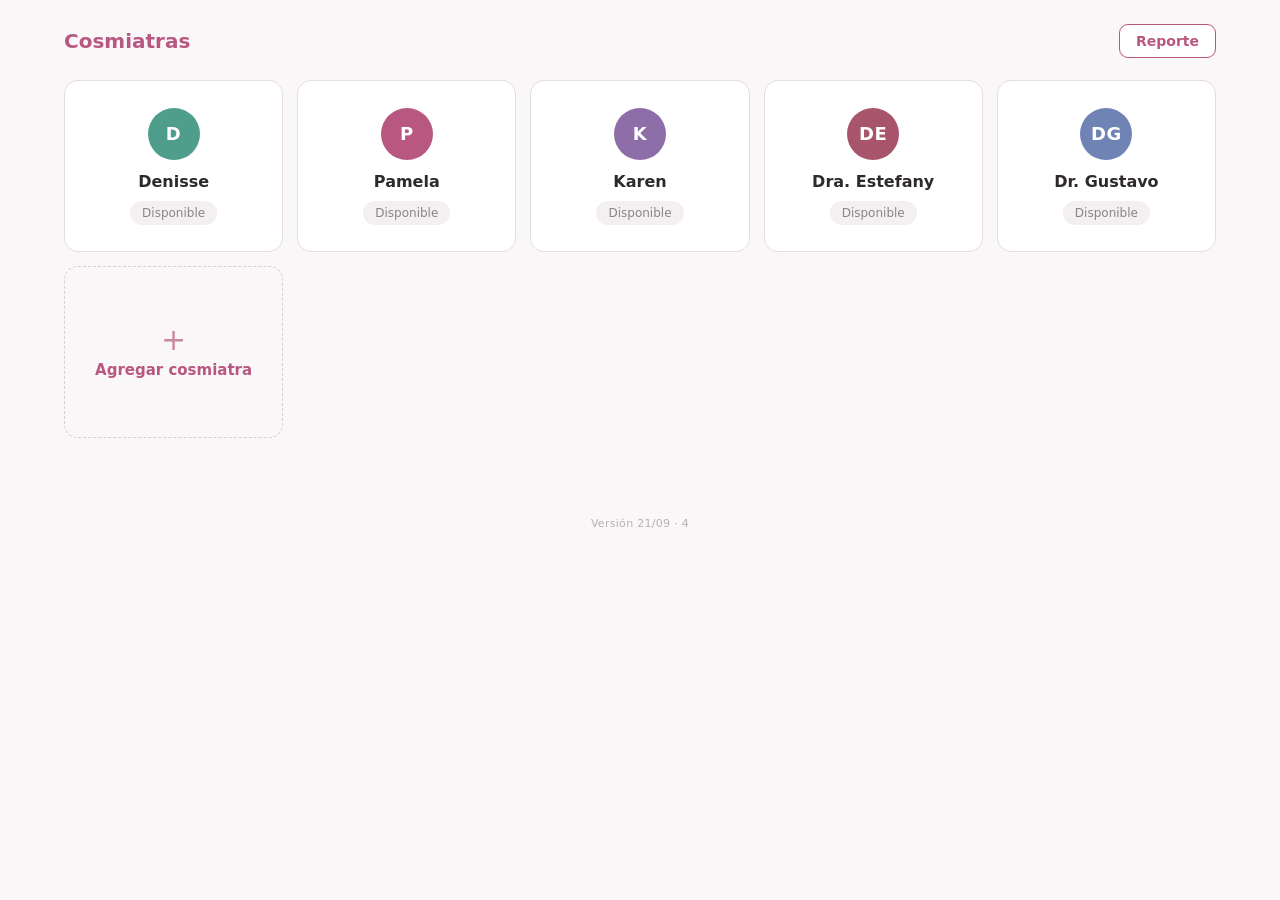
<file: index.html>
<!DOCTYPE html>
<html lang="es">
<head>
<meta charset="utf-8">
<meta name="viewport" content="width=device-width, initial-scale=1, viewport-fit=cover">
<meta name="theme-color" content="#b8577f">
<meta name="mobile-web-app-capable" content="yes">
<meta name="apple-mobile-web-app-capable" content="yes">
<meta name="apple-mobile-web-app-status-bar-style" content="default">
<meta name="apple-mobile-web-app-title" content="Productividad">
<title>Control de Productividad</title>
<link rel="stylesheet" href="estilos.css">
</head>
<body>
<div class="wrap">

  <header>
    <button class="volver oculto" id="btnVolver">&larr; Volver</button>
    <h1 id="titulo">Cosmiatras</h1>
    <div class="spacer"></div>
    <button class="btn btn-linea btn-sm" id="btnReporte">Reporte</button>
  </header>

  <div id="aviso" class="aviso oculto"></div>

  <!-- PANTALLA 1 : lista de cosmiatras -->
  <section id="p1">
    <div id="listaCosm" class="grid-cosm">
      <!-- las tarjetas se insertan antes de este boton -->
      <button class="tile tile-agregar" id="btnAgregar">
        <span class="tile-mas">+</span>
        <span>Agregar cosmiatra</span>
      </button>
    </div>
  </section>

  <!-- PANTALLA 2 : hoja del dia -->
  <section id="p2" class="oculto">
    <!-- paso 1: a quien va a atender -->
    <div class="card" id="cardBuscar">
      <div class="fila-paciente">
        <div class="campo-proc">
          <label>Paciente</label>
          <input id="inPaciente" placeholder="Nombre de la paciente" autocomplete="off">
        </div>
        <button class="btn btn-rosa" id="btnAtender">Atender</button>
      </div>
    </div>

    <!-- paso 2: una ficha por paciente en atencion -->
    <div id="atenciones"></div>

    <button class="btn btn-linea oculto" id="btnOtra">+ Atender otra paciente</button>

    <!-- atenciones que quedaron abiertas en dias anteriores -->
    <div class="card card-pendientes oculto" id="cardPend">
      <div class="card-titulo">
        <b>Quedaron sin cerrar</b>
        <span class="fecha">De d&iacute;as anteriores</span>
      </div>
      <table>
        <thead><tr><th>Fecha</th><th>Paciente</th><th>Procedimiento</th><th>Inicio</th><th></th></tr></thead>
        <tbody id="tbPend"></tbody>
      </table>
    </div>

    <div class="card">
      <div class="card-titulo">
        <b>Hoy</b><span class="fecha" id="fechaHoy"></span><span class="fecha" id="estadoEnvio"></span>
      </div>
      <table>
        <thead><tr><th>Paciente</th><th>Procedimiento</th><th>Inicio</th><th>T&eacute;rmino</th><th></th></tr></thead>
        <tbody id="tbHoy"></tbody>
      </table>
      <div class="vacio oculto" id="vacioHoy">Sin atenciones todav&iacute;a</div>
    </div>
  </section>

  <!-- PANTALLA 3 : reporte -->
  <section id="p3" class="oculto">
    <div class="card">
      <div class="fila-form">
        <div>
          <label>Cosmiatra</label>
          <select id="fCosm"></select>
        </div>
        <button class="btn btn-linea" id="btnExcel">Enviar a la hoja</button>
        <button class="btn btn-linea btn-sm" id="btnCSV">Descargar CSV</button>
      </div>
    </div>

    <div class="card">
      <div class="totales">
        <div><b id="tPac">0</b><span>Pacientes</span></div>
        <div><b id="tAt">0</b><span>Procedimientos</span></div>
        <div><b id="tMin">0</b><span>Minutos</span></div>
      </div>
      <div class="vacio oculto" id="vacioRep">Sin registros</div>
    </div>

    <!-- una tarjeta por persona, para no mezclar sus procedimientos -->
    <div id="repPorPersona"></div>
  </section>

</div>

<script src="procedimientos.js"></script>
<script>
/* ============================================================
   Cada registro = UN procedimiento con su propio cronometro.
   Una paciente puede tener varios registros el mismo dia.
   ============================================================ */

/* Marca de version, abajo del todo en gris.
   Sirve para saber en un segundo si un telefono se quedo con una
   copia vieja guardada: basta preguntar que dice ahi. Se cambia a
   mano cada vez que se sube algo. */
var VERSION_APP = '21/09 · 4';

/* ---------- datos ---------- */
var DB = {
  cosmiatras: JSON.parse(localStorage.getItem('cosmiatras') || '["Denisse","Pamela","Karen"]'),
  registros:  JSON.parse(localStorage.getItem('registros')  || '[]'),
  /* pacientes que cada cosmiatra tiene abiertas ahora mismo */
  abiertas:   JSON.parse(localStorage.getItem('abiertas')   || '{}')
};

function guardar(){
  localStorage.setItem('cosmiatras', JSON.stringify(DB.cosmiatras));
  localStorage.setItem('registros',  JSON.stringify(DB.registros));
  localStorage.setItem('abiertas',   JSON.stringify(DB.abiertas));
}

/* Identificador propio de cada registro. Se usa en vez de la posicion
   dentro del arreglo, que cambia al borrar. */
var contadorId = 0;
function nuevoId(){
  return Date.now().toString(36) + '-' + (contadorId++);
}
function porId(id){
  for(var i = 0; i < DB.registros.length; i++){
    if(DB.registros[i].id === id) return DB.registros[i];
  }
  return null;
}

/* Version anterior: un registro traia proc1/proc2/proc3 juntos.
   Ahora cada procedimiento vive en su propio registro. */
function migrar(){
  var salida = [], cambio = false;
  DB.registros.forEach(function(r){
    if(r.proc1 === undefined && r.proc2 === undefined && r.proc3 === undefined){
      salida.push(r);
      return;
    }
    cambio = true;
    [r.proc1, r.proc2, r.proc3].forEach(function(p, k){
      if(!p && k > 0) return;
      salida.push({
        cosmiatra: r.cosmiatra, fecha: r.fecha, paciente: r.paciente,
        procedimiento: p || '', inicio: r.inicio, fin: r.fin
      });
    });
  });
  salida.forEach(function(r){
    if(!r.id){ r.id = nuevoId(); cambio = true; }
  });
  if(cambio){ DB.registros = salida; guardar(); }
}
migrar();

/* Rescate de una sola vez.
   Hubo unos dias en que un mensaje escrito despues de mandar la fila
   se daba por guardado sin serlo: la hoja contestaba que todo bien
   porque su script todavia no sabia recibirlos. El texto no se
   perdio -sigue aqui, en el telefono-, asi que se vuelven a marcar
   para que se manden. Repetir un mensaje no hace daño: se escribe
   en la misma celda el mismo texto. */
if(!localStorage.getItem('mensajesRescatados')){
  var rescatados = 0;
  DB.registros.forEach(function(r){
    if(r.enviado && String(r.comentario || '').trim() !== ''){
      r.comentarioPendiente = true;
      rescatados++;
    }
  });
  localStorage.setItem('mensajesRescatados', '1');
  if(rescatados) guardar();
}

/* Los dos doctores tienen su propia pestana en la hoja de calculo.
   Se agregan una sola vez: si luego los borras de la lista, no vuelven. */
if(!localStorage.getItem('doctoresAgregados')){
  ['Dra. Estefany', 'Dr. Gustavo'].forEach(function(n){
    var existe = DB.cosmiatras.some(function(c){ return c.toLowerCase() === n.toLowerCase(); });
    if(!existe) DB.cosmiatras.push(n);
  });
  localStorage.setItem('doctoresAgregados', '1');
  guardar();
}

/* ---------- utilidades ---------- */
function $(id){ return document.getElementById(id); }

function hoy(){
  var d = new Date();
  return d.getFullYear() + '-' + String(d.getMonth()+1).padStart(2,'0') + '-' + String(d.getDate()).padStart(2,'0');
}
function ahora(){
  var d = new Date();
  return String(d.getHours()).padStart(2,'0') + ':' + String(d.getMinutes()).padStart(2,'0');
}
function minutos(a,b){
  if(!a || !b) return '';
  var x = a.split(':'), y = b.split(':');
  return (y[0]*60 + +y[1]) - (x[0]*60 + +x[1]);
}
function fechaLarga(f){
  var p = f.split('-');
  return p[2] + '/' + p[1] + '/' + p[0];
}
function limpio(t){
  return String(t == null ? '' : t).replace(/&/g,'&amp;').replace(/</g,'&lt;').replace(/>/g,'&gt;');
}

var cosmActual = null;

/* Si se entra al reporte desde la hoja de una persona, se ve solo lo
   suyo. Desde la lista general se ve todo. */
var reporteDe = null;

function aviso(txt){
  var a = $('aviso');
  a.textContent = txt;
  a.classList.remove('oculto');
  clearTimeout(aviso.t);
  aviso.t = setTimeout(function(){ a.classList.add('oculto'); }, 3000);
}

function pantalla(n){
  $('aviso').classList.add('oculto');
  ['p1','p2','p3'].forEach(function(p,i){ $(p).classList.toggle('oculto', i !== n-1); });
  $('btnVolver').classList.toggle('oculto', n === 1);
  $('btnReporte').classList.toggle('oculto', n === 3);
  $('titulo').textContent = n === 1 ? 'Cosmiatras'
                          : (n === 2 ? cosmActual
                          : (reporteDe ? 'Reporte de ' + reporteDe : 'Reporte'));
}

/* ---------- pantalla 1 : lista de cosmiatras ---------- */

/* Iniciales para el circulo de la tarjeta */
function iniciales(nombre){
  var p = nombre.trim().split(/\s+/);
  return (p[0].charAt(0) + (p[1] ? p[1].charAt(0) : '')).toUpperCase();
}

/* Color estable por nombre, para reconocerlas de un vistazo */
var TONOS = ['#b8577f','#8d6ea8','#c07a52','#4f9d8b','#a8556b','#6f83b5','#b0824a','#5f9ab8'];
function tono(nombre){
  var s = 0;
  for(var i = 0; i < nombre.length; i++) s += nombre.charCodeAt(i);
  return TONOS[s % TONOS.length];
}

function pintarCosmiatras(){
  var cont = $('listaCosm'), mas = $('btnAgregar');

  /* se borran solo las tarjetas: el boton de agregar es fijo */
  Array.prototype.slice.call(cont.querySelectorAll('.cosm')).forEach(function(n){
    cont.removeChild(n);
  });

  DB.cosmiatras.forEach(function(nombre){
    var enCurso = DB.registros.filter(function(r){ return r.cosmiatra === nombre && !r.fin; }).length;

    var div = document.createElement('div');
    div.className = 'tile cosm';
    div.innerHTML =
      '<span class="x" title="Eliminar">&times;</span>' +
      '<span class="avatar" style="background:' + tono(nombre) + '">' + limpio(iniciales(nombre)) + '</span>' +
      '<span class="nombre">' + limpio(nombre) + '</span>' +
      (enCurso
        ? '<span class="pill pill-curso">' + (enCurso > 1 ? enCurso + ' en curso' : 'En curso') + '</span>'
        : '<span class="pill pill-libre">Disponible</span>');

    div.onclick = function(){ abrirHoja(nombre); };
    div.querySelector('.x').onclick = function(e){
      e.stopPropagation();
      if(confirm('Eliminar a ' + nombre + ' de la lista?')){
        DB.cosmiatras = DB.cosmiatras.filter(function(c){ return c !== nombre; });
        guardar();
        pintarCosmiatras();
      }
    };
    cont.insertBefore(div, mas);
  });
}

$('btnAgregar').onclick = function(){
  var n = (prompt('Nombre de la cosmiatra') || '').trim();
  if(!n) return;
  if(DB.cosmiatras.some(function(c){ return c.toLowerCase() === n.toLowerCase(); })){
    return aviso('Ese nombre ya existe');
  }
  DB.cosmiatras.push(n);
  guardar();
  pintarCosmiatras();
};

/* ============================================================
   PANTALLA 2 : hoja del dia
   ------------------------------------------------------------
   "filas" son los renglones del formulario de la paciente actual.
     id === null  -> el procedimiento todavia no arranca
     id           -> identificador de su registro en DB.registros
   ============================================================ */
/* Una cosmiatra puede tener VARIAS pacientes abiertas a la vez.

   atenciones = [ { paciente, fecha, filas: [ {texto, id} ] } ]
       id === null  -> ese procedimiento todavia no arranca
       id           -> identificador de su registro en DB.registros

   Se guardan en el navegador: si recarga la pagina o se le bloquea el
   telefono, sus pacientes siguen abiertas donde las dejo. */
var atenciones   = [];
var pidiendoOtra = false;   /* esta escribiendo el nombre de otra paciente */

function filaVacia(){ return { texto:'', id:null }; }

function abrirHoja(nombre){
  cosmActual = nombre;

  /* las fichas que dejo abiertas otro dia no se arrastran. Si algo
     quedo en marcha, aparece abajo en "Quedaron sin cerrar". */
  atenciones = (DB.abiertas[nombre] || []).filter(function(a){ return a.fecha === hoy(); });
  pidiendoOtra = false;

  $('fechaHoy').textContent = fechaLarga(hoy());
  pantalla(2);
  pintarAtenciones();
  pintarHoja();
  pintarPendientes();
  guardarAbiertas();

  if(!atenciones.length) $('inPaciente').focus();
}

function guardarAbiertas(){
  if(cosmActual) DB.abiertas[cosmActual] = atenciones;
  guardar();
}

/* Abre la ficha de una paciente: aparece su tarjeta con el primer
   procedimiento listo para escribir. */
function atenderPaciente(){
  if(Date.now() - ultimaEleccion < 600) return;   /* clic fantasma del tactil */

  var nombre = $('inPaciente').value.trim();
  if(!nombre) return aviso('Escribe el nombre de la paciente');

  for(var k = 0; k < atenciones.length; k++){
    if(atenciones[k].paciente.toLowerCase() === nombre.toLowerCase()){
      pidiendoOtra = false;
      pintarAtenciones();
      return aviso('A ' + atenciones[k].paciente + ' ya la estas atendiendo');
    }
  }

  atenciones.push({ paciente: nombre, fecha: hoy(), filas: [filaVacia()] });
  pidiendoOtra = false;
  guardarAbiertas();
  pintarAtenciones();

  var libre = document.querySelector('#atenciones input:not([disabled])');
  if(libre) libre.focus();
}

/* Cierra la ficha. Solo si no le queda nada en curso, para que no se
   pierda un cronometro andando. */
function cerrarAtencion(k){
  var a = atenciones[k];
  if(!a) return;

  var enCurso = a.filas.some(function(f){
    var r = f.id === null ? null : porId(f.id);
    return r && !r.fin;
  });
  if(enCurso) return aviso('Termina o cancela lo que tiene en curso antes de cerrar');

  atenciones.splice(k, 1);
  if(!atenciones.length) pidiendoOtra = false;
  guardarAbiertas();
  pintarAtenciones();
}

function refrescar(){
  guardarAbiertas();
  pintarAtenciones();
  pintarHoja();
  pintarPendientes();
  enviarPendientes();
}

/* ---------- las fichas abiertas ---------- */
function pintarAtenciones(){
  var cont = $('atenciones');
  cont.innerHTML = '';
  atenciones.forEach(function(a, k){ cont.appendChild(tarjetaAtencion(a, k)); });

  /* el buscador se ve cuando no hay nadie abierto, o cuando ella
     pidio atender a otra */
  var buscando = (atenciones.length === 0) || pidiendoOtra;
  $('cardBuscar').classList.toggle('oculto', !buscando);
  $('btnOtra').classList.toggle('oculto', buscando);
  if(buscando) $('inPaciente').value = '';
}

/* Cuenta como esta la ficha: cuantos corriendo y cuantos terminados. */
function estadoFicha(a){
  var e = { enCurso: 0, hechos: 0, libres: 0 };
  a.filas.forEach(function(f){
    var r = f.id === null ? null : porId(f.id);
    if(!r)            e.libres++;
    else if(!r.fin)   e.enCurso++;
    else              e.hechos++;
  });
  return e;
}

function tarjetaAtencion(a, k){
  var e = estadoFicha(a);

  var card = document.createElement('div');
  card.className = 'card card-atencion' + (a.plegada ? ' plegada' : '');

  var tit = document.createElement('div');
  tit.className = 'card-titulo';

  var nom = document.createElement('b');
  nom.textContent = a.paciente;
  tit.appendChild(nom);

  /* ---- plegada: una sola linea, se toca para volver a abrirla.
     Para terminar los procedimientos estan los botones de la tabla
     de Hoy, asi que aqui no hace falta verlos otra vez. ---- */
  if(a.plegada){
    var partes = [];
    if(e.enCurso) partes.push(e.enCurso + ' en curso');
    if(e.hechos)  partes.push(e.hechos + (e.hechos === 1 ? ' terminado' : ' terminados'));

    var res = document.createElement('span');
    res.className = 'fecha resumen-ficha';
    res.textContent = (partes.join(' \u00b7 ') || 'sin procedimientos') + '  \u25be';
    tit.appendChild(res);

    tit.classList.add('plegable');
    tit.onclick = function(){ a.plegada = false; guardarAbiertas(); pintarAtenciones(); };
    card.appendChild(tit);
    return card;
  }

  /* ---- abierta ---- */
  var acciones = document.createElement('div');
  acciones.className = 'acciones-ficha';

  if(e.enCurso + e.hechos > 0){
    var ocultar = document.createElement('button');
    ocultar.className = 'btn btn-linea btn-sm';
    ocultar.textContent = 'Ocultar';
    ocultar.onclick = function(){ a.plegada = true; guardarAbiertas(); pintarAtenciones(); };
    acciones.appendChild(ocultar);
  }

  var cerrar = document.createElement('button');
  cerrar.className = 'btn btn-linea btn-sm';
  cerrar.textContent = 'Cerrar ficha';
  cerrar.onclick = function(){ cerrarAtencion(k); };
  acciones.appendChild(cerrar);

  tit.appendChild(acciones);
  card.appendChild(tit);

  a.filas.forEach(function(f, i){ card.appendChild(filaProcDOM(a, k, f, i)); });

  var mas = document.createElement('button');
  mas.className = 'btn btn-linea btn-sm';
  mas.textContent = '+ Agregar procedimiento';
  mas.onclick = function(){
    a.filas.push(filaVacia());
    guardarAbiertas();
    pintarAtenciones();
    var t = $('atenciones').children[k];
    if(t){
      var libres = t.querySelectorAll('input:not([disabled])');
      if(libres.length) libres[libres.length - 1].focus();
    }
  };
  card.appendChild(mas);

  return card;
}

/* ============================================================
   AUTOCOMPLETADO DE PROCEDIMIENTOS
   ------------------------------------------------------------
   Se escriben las primeras letras y aparecen los que coinciden.
   Se toca uno y queda puesto. Igual se puede escribir algo que
   no este en la lista: la lista sugiere, no obliga.
   La lista vive en procedimientos.js.
   ============================================================ */

var MAX_SUGERENCIAS = 8;

/* Momento en que se eligio una sugerencia. Sirve de red de seguridad:
   si justo despues llega un clic al boton Iniciar, es el clic fantasma
   del tactil y no una persona pulsandolo. */
var ultimaEleccion = 0;

/* compara sin tildes ni mayusculas: "lampara" encuentra "Lampara LED" */
function sinTildes(t){
  return String(t).toLowerCase().normalize('NFD').replace(/[\u0300-\u036f]/g, '');
}

/* Los tratamientos corporales se hacen por zona. Si ya escribio uno
   de ellos y un espacio, se le ofrecen las zonas ya pegadas:
   "Emsculpt " -> "Emsculpt abdomen", "Emsculpt cintura"...
   Asi no hace falta tener las 264 combinaciones en la lista. */
function sugerirZonas(texto){
  if(typeof POR_ZONA === 'undefined' || typeof ZONAS === 'undefined') return [];

  var t = String(texto).replace(/\s+/g, ' ');
  var corte = t.lastIndexOf(' ');
  if(corte < 1) return [];

  var base  = sinTildes(t.slice(0, corte).trim());
  var resto = sinTildes(t.slice(corte + 1));

  var servicio = null;
  for(var k = 0; k < POR_ZONA.length; k++){
    if(sinTildes(POR_ZONA[k]) === base){ servicio = POR_ZONA[k]; break; }
  }
  if(!servicio) return [];

  var salida = [];
  for(var z = 0; z < ZONAS.length; z++){
    if(resto && sinTildes(ZONAS[z]).indexOf(resto) !== 0) continue;
    salida.push(servicio + ' ' + ZONAS[z]);
  }
  return salida;
}

function buscarProcs(texto){
  if(typeof PROCEDIMIENTOS === 'undefined') return [];

  var q        = sinTildes(texto).trim();
  var tal_cual = String(texto).trim();

  /* las zonas van primero: si escribio "Emsculpt " es lo que busca */
  var zonas = sugerirZonas(texto).filter(function(p){ return p !== tal_cual; });
  if(q.length < 2) return zonas.slice(0, MAX_SUGERENCIAS);

  /* despues los que empiezan igual, y al final los que lo llevan dentro */
  var empiezan = [], dentro = [];
  for(var k = 0; k < PROCEDIMIENTOS.length; k++){
    var p = PROCEDIMIENTOS[k], sp = sinTildes(p);
    /* solo se salta si ya lo escribio identico. Si coincide pero con
       otras mayusculas o sin tildes, se ofrece igual: asi "4rf" propone
       "4RF" y todas terminan escribiendolo de la misma forma. */
    if(p === tal_cual) continue;
    var pos = sp.indexOf(q);
    if(pos === 0) empiezan.push(p);
    else if(pos > 0) dentro.push(p);
  }
  return zonas.concat(empiezan, dentro).slice(0, MAX_SUGERENCIAS);
}

/* La misma caja sirve para procedimientos y para pacientes:
     buscar  -> funcion que devuelve la lista de coincidencias
     alEnter -> que hacer con Enter cuando no hay nada marcado
                (en procedimientos no se pasa nada: Enter solo cierra,
                 para que el cronometro arranque unicamente con el boton) */
/* ============================================================
   PACIENTES
   ------------------------------------------------------------
   Dos fuentes, y se usan las dos:

   1) Los nombres que ya se escribieron en este telefono. Salen al
      instante, incluso sin red.
   2) El padron de Odoo, preguntando al buscador que ya tiene
      HISTORIAS CLINICAS. Manda este, que es la lista oficial.

   Para llegar a Odoo la app tiene que servirse del XAMPP de la
   clinica, donde vive buscar-paciente.php. Desde internet ese archivo
   no existe, y entonces se sigue con los nombres del telefono, sin
   avisos ni errores: asi los pacientes no salen de la clinica.
   No hace falta iniciar sesion en ningun otro sistema.
   ============================================================ */

var API_PACIENTES = 'buscar-paciente.php';   /* al lado de esta pagina */

var cacheOdoo        = {};   /* lo ya preguntado, para no repetir */
var sinSesionHasta   = 0;    /* si no hay sesion, no insistir un rato */
var esperaOdoo       = null;

/* Los nombres escritos en este telefono, del mas reciente al mas viejo. */
function pacientesDelTelefono(texto){
  var q = sinTildes(texto).trim();
  if(q.length < 2) return [];

  var tal_cual = String(texto).trim();
  var vistos = {}, salida = [];

  for(var k = DB.registros.length - 1; k >= 0; k--){
    var p = String(DB.registros[k].paciente || '').trim();
    if(!p) continue;

    var clave = p.toLowerCase();
    if(vistos[clave]) continue;
    if(sinTildes(p).indexOf(q) < 0) continue;
    if(p === tal_cual) continue;          /* ya lo escribio identico */

    vistos[clave] = true;
    salida.push(p);
    if(salida.length >= MAX_SUGERENCIAS) break;
  }
  return salida;
}

/* El padron de Odoo. Tarda, asi que llega despues y se avisa por
   la funcion que nos pasan. */
function pacientesDeOdoo(texto, cuandoLleguen){
  var q = String(texto).trim();

  if(!API_PACIENTES || q.length < 3) return;   /* el buscador pide 3 letras */
  if(Date.now() < sinSesionHasta) return;      /* sin sesion: no molestar */

  if(cacheOdoo[q]){ cuandoLleguen(cacheOdoo[q]); return; }

  /* se espera un momento: si no, se pregunta en cada tecla */
  clearTimeout(esperaOdoo);
  esperaOdoo = setTimeout(function(){
    fetch(API_PACIENTES + '?q=' + encodeURIComponent(q), { credentials: 'same-origin' })
      .then(function(res){
        if(res.status === 401 || res.status === 403){
          /* no hay sesion en HISTORIAS CLINICAS: se deja de preguntar
             cinco minutos y se sigue con los nombres del telefono */
          sinSesionHasta = Date.now() + 5 * 60 * 1000;
          throw new Error('sin sesion');
        }
        return res.json();
      })
      .then(function(j){
        var filas = (j && (j.pacientes || (j.data && j.data.pacientes))) || [];
        cacheOdoo[q] = filas.map(function(p){
          return { valor: p.nombre, nota: p.dni || p.codigo || '' };
        });
        cuandoLleguen(cacheOdoo[q]);
      })
      .catch(function(){ /* sin Odoo, se sigue con lo del telefono */ });
  }, 250);
}

/* Lo del telefono ya mismo; lo de Odoo cuando llegue. */
function buscarPacientes(texto, cuandoLleguen){
  var locales = pacientesDelTelefono(texto);

  if(cuandoLleguen){
    pacientesDeOdoo(texto, function(deOdoo){
      /* Odoo primero, que es el padron. Detras, los nombres del
         telefono que Odoo no trajo. */
      var vistos = {};
      deOdoo.forEach(function(p){ vistos[p.valor.toLowerCase()] = true; });

      var extra = locales.filter(function(n){ return !vistos[n.toLowerCase()]; });
      cuandoLleguen(deOdoo.concat(extra).slice(0, MAX_SUGERENCIAS));
    });
  }
  return locales;
}

function cajaSugerencias(inp, buscar, alEnter){
  var caja = document.createElement('div');
  caja.className = 'sugerencias oculto';
  var opciones = [], activa = -1;

  function cerrar(){
    caja.classList.add('oculto');
    caja.innerHTML = '';
    opciones = [];
    activa = -1;
  }

  function marcar(n){
    if(!opciones.length) return;
    if(activa >= 0) opciones[activa].classList.remove('sel');
    activa = (n + opciones.length) % opciones.length;
    opciones[activa].classList.add('sel');
    opciones[activa].scrollIntoView({ block: 'nearest' });
  }

  function elegir(texto){
    inp.value = texto;
    inp.oninput();          /* para que se guarde en la fila */
    ultimaEleccion = Date.now();
    cerrar();
    inp.focus();
  }

  /* Una opcion puede ser un texto suelto, o {valor, nota} cuando hay
     algo que mostrar al lado sin que entre en el campo, como el DNI. */
  function mostrar(lista){
    caja.innerHTML = '';
    opciones = [];
    activa = -1;
    if(!lista || !lista.length){ cerrar(); return; }

    lista.forEach(function(item){
      var valor = (typeof item === 'string') ? item : item.valor;
      var nota  = (typeof item === 'string') ? ''   : (item.nota || '');

      var op = document.createElement('div');
      op.textContent = valor;
      op.setAttribute('data-valor', valor);   /* lo que se escribe */

      if(nota){
        var n = document.createElement('span');
        n.className = 'nota-sugerencia';
        n.textContent = nota;
        op.appendChild(n);
      }

      /* En el telefono la lista tapa el boton Iniciar. Si se cerrara
         al tocar, el clic que llega despues aterrizaria en el boton y
         arrancaria el cronometro solo. Por eso:
           - pointerdown: solo evita que el campo pierda el foco, para
             que la lista siga abierta cuando llegue el clic;
           - click: elige y cierra. El clic se lo come esta opcion y
             nunca llega a lo que hay debajo. */
      op.addEventListener('pointerdown', function(ev){ ev.preventDefault(); });
      op.addEventListener('click', function(ev){
        ev.preventDefault();
        ev.stopPropagation();
        elegir(valor);
      });

      caja.appendChild(op);
      opciones.push(op);
    });
    caja.classList.remove('oculto');
  }

  function pintar(){
    var texto = inp.value;

    /* lo que se pueda dar al instante, y lo que tarde se repinta
       cuando llegue, si para entonces sigue escribiendo lo mismo */
    var ahora = buscar(texto, function(masTarde){
      if(inp.value === texto) mostrar(masTarde);
    });
    mostrar(ahora);
  }

  inp.addEventListener('input', pintar);
  inp.addEventListener('focus', pintar);
  inp.addEventListener('blur', function(){ setTimeout(cerrar, 150); });

  inp.onkeydown = function(e){
    var abierta = !caja.classList.contains('oculto') && opciones.length > 0;
    if(abierta && e.key === 'ArrowDown'){ e.preventDefault(); marcar(activa + 1); return; }
    if(abierta && e.key === 'ArrowUp'){   e.preventDefault(); marcar(activa - 1); return; }
    if(abierta && e.key === 'Escape'){    cerrar(); return; }
    if(e.key === 'Enter'){
      /* Enter solo elige de la lista o la cierra. El cronometro
         arranca UNICAMENTE con el boton Iniciar, para que no se
         dispare sin querer con el teclado del telefono. */
      e.preventDefault();
      if(abierta && activa >= 0){ elegir(opciones[activa].getAttribute('data-valor')); return; }
      cerrar();
      if(alEnter) alEnter();
    }
  };

  return caja;
}

function filaProcDOM(a, k, f, i){
  var reg = f.id === null ? null : porId(f.id);

  var row = document.createElement('div');
  row.className = 'fila-proc';
  if(reg && !reg.fin) row.classList.add('en-marcha');

  /* campo de texto */
  var campo = document.createElement('div');
  campo.className = 'campo-proc';
  var lab = document.createElement('label');
  lab.textContent = 'Procedimiento ' + (i + 1);
  var inp = document.createElement('input');
  inp.value = f.texto;
  inp.placeholder = 'Tratamiento';
  inp.autocomplete = 'off';
  inp.disabled = !!reg;
  inp.oninput = function(){ f.texto = inp.value; };
  campo.appendChild(lab);
  campo.appendChild(inp);
  /* mientras no haya arrancado, sugiere procedimientos al escribir */
  if(!reg) campo.appendChild(cajaSugerencias(inp, buscarProcs));

  /* estado / duracion */
  var estado = document.createElement('div');
  estado.className = 'estado';
  if(reg && !reg.fin){
    estado.classList.add('curso');
    estado.textContent = 'En curso desde ' + reg.inicio;
  } else if(reg){
    estado.textContent = reg.inicio + ' a ' + reg.fin + '  ·  ' + minutos(reg.inicio, reg.fin) + ' min';
  }

  /* boton principal: Iniciar -> Terminar -> Listo */
  var btn = document.createElement('button');
  btn.className = 'btn btn-sm';
  if(!reg){
    btn.className += ' btn-rosa';
    btn.innerHTML = '&#9654; Iniciar';
    btn.onclick = function(){ iniciarFila(k, i); };
  } else if(!reg.fin){
    btn.className += ' btn-verde';
    btn.innerHTML = '&#9632; Terminar';
    btn.onclick = function(){ terminarFila(k, i); };
  } else {
    btn.className += ' btn-listo';
    btn.textContent = 'Listo';
    btn.disabled = true;
  }

  /* La X cambia segun el momento: quita el renglon si todavia no
     arranco, y cancela el procedimiento si ya esta en marcha. */
  var quitar = document.createElement('button');
  quitar.className = 'quitar';
  quitar.innerHTML = '&times;';

  if(reg && !reg.fin){
    quitar.classList.add('cancelar');
    quitar.title = 'Cancelar este procedimiento';
    quitar.onclick = function(){ cancelarRegistro(reg); };
  } else if(reg){
    quitar.classList.add('invisible');          /* ya termino: no se cancela */
  } else {
    quitar.title = 'Quitar este renglon';
    quitar.onclick = function(){ a.filas.splice(i, 1); guardarAbiertas(); pintarAtenciones(); };
    if(a.filas.length <= 1) quitar.classList.add('invisible');
  }

  /* Con el cronometro andando es el + del relevo; una vez terminado
     se queda para dejar un mensaje -que no se hizo, que la paciente
     es alergica, lo que sea-. Antes de arrancar no sale: todavia no
     hay nada que comentar. Va al lado del boton, y la X al final. */
  var iconos = document.createElement('div');
  iconos.className = 'iconos-fila';

  var extra = null;
  if(reg){
    extra = botonExtra(reg, f);
    iconos.appendChild(extra.boton);
  }
  iconos.appendChild(quitar);

  row.appendChild(campo);
  row.appendChild(estado);
  row.appendChild(btn);
  row.appendChild(iconos);
  if(extra) row.appendChild(extra.panel);

  return row;
}

/* La vista chica del + .
   Con el cronometro andando pregunta quien CONTINUA y desde que hora:
   pasa cuando una se demora y entra otra a terminar el procedimiento.
   No se duplica el tiempo, se parte: cada una se lleva su tramo.
   El comentario es aparte y siempre se puede escribir. */
function panelExtra(reg, f){
  var caja = document.createElement('div');
  caja.className = 'extra-fila oculto';

  var enMarcha = !!(reg && !reg.fin);

  /* --- el relevo: solo tiene sentido con el cronometro andando --- */
  if(enMarcha){
    var cQuien = document.createElement('div');
    var lQuien = document.createElement('label');
    lQuien.textContent = '\u00bfQui\u00e9n contin\u00faa? (opcional)';

    var sel = document.createElement('select');
    var vacia = document.createElement('option');
    vacia.value = '';
    vacia.textContent = 'Nadie, sigo yo';
    sel.appendChild(vacia);

    DB.cosmiatras.forEach(function(c){
      if(c === reg.cosmiatra) return;       /* no se releva a si misma */
      var o = document.createElement('option');
      o.value = c;
      o.textContent = c;
      sel.appendChild(o);
    });

    var relevo = reg.relevo || {};
    sel.value = relevo.quien || '';

    var cDesde = document.createElement('div');
    var lDesde = document.createElement('label');
    lDesde.textContent = 'Desde las';

    var hora = document.createElement('input');
    hora.type = 'time';
    hora.value = relevo.desde || '';
    hora.disabled = !sel.value;

    function guardarRelevo(){
      if(!sel.value){
        delete reg.relevo;
      } else {
        reg.relevo = { quien: sel.value, desde: hora.value || ahora() };
      }
      guardar();
      guardarAbiertas();
      pintarAtenciones();
      pintarHoja();
    }

    sel.onchange = function(){
      /* al elegir a alguien, la hora del relevo es ahora mismo */
      if(sel.value && !hora.value) hora.value = ahora();
      guardarRelevo();
    };

    hora.onchange = function(){
      /* el relevo tiene que caer dentro del procedimiento */
      if(hora.value && minutos(reg.inicio, hora.value) < 0){
        aviso('El relevo no puede ser antes de las ' + reg.inicio);
        hora.value = relevo.desde || ahora();
        return;
      }
      guardarRelevo();
    };

    cQuien.appendChild(lQuien);
    cQuien.appendChild(sel);
    cDesde.appendChild(lDesde);
    cDesde.appendChild(hora);
    caja.appendChild(cQuien);
    caja.appendChild(cDesde);
  }

  /* --- el mensaje, siempre --- */
  var cCom = document.createElement('div');
  cCom.className = 'ancho-total';
  var lCom = document.createElement('label');
  lCom.textContent = enMarcha ? 'Comentario (opcional)' : 'Mensaje (opcional)';

  var inp = document.createElement('input');
  inp.value = (reg && reg.comentario) || (f && f.comentario) || '';
  /* con el procedimiento ya terminado lo que se anota casi siempre es
     por que no se hizo o por que salio distinto, asi que el ejemplo
     lo dice: es lo que pidieron desde recepcion */
  inp.placeholder = enMarcha
    ? 'Lo que quieras anotar'
    : 'Ej.: no se realizó, la paciente es alérgica';
  inp.autocomplete = 'off';
  inp.oninput = function(){
    if(f)   f.comentario   = inp.value;
    if(reg) reg.comentario = inp.value;
    /* si esa fila ya se fue a la hoja, el mensaje tiene que ir
       detras: se marca y se manda solo */
    if(reg && reg.enviado) reg.comentarioPendiente = true;
    guardar();
    guardarAbiertas();
    pintarEstadoEnvio();
  };

  /* En la computadora basta con Enter o con pinchar fuera. En el
     telefono eso no se ve por ningun lado: se escribe y no hay nada
     que tocar, asi que parece que no se guardo. Por eso el boton. */
  function guardarYcerrar(){
    if(f)   f.comentario   = inp.value;
    if(reg) reg.comentario = inp.value;
    if(reg && reg.enviado) reg.comentarioPendiente = true;

    guardar();
    guardarAbiertas();
    inp.blur();
    caja.classList.add('oculto');

    if(reg && reg.comentarioPendiente) enviarComentarios(true);
    refrescar();
  }

  inp.onkeydown = function(e){
    if(e.key === 'Enter'){ e.preventDefault(); guardarYcerrar(); }
  };

  /* y si sale del campo sin tocar el boton, tampoco se espera */
  inp.onchange = function(){
    if(reg && reg.comentarioPendiente) enviarComentarios(false);
    pintarEstadoEnvio();
  };

  cCom.appendChild(lCom);
  cCom.appendChild(inp);
  caja.appendChild(cCom);

  var pie = document.createElement('div');
  pie.className = 'ancho-total pie-extra';
  var ok = document.createElement('button');
  ok.type = 'button';
  ok.className = 'btn btn-rosa btn-sm';
  ok.textContent = 'Guardar';
  ok.onclick = guardarYcerrar;
  pie.appendChild(ok);
  caja.appendChild(pie);

  return caja;
}

/* El boton amarillo, con su panel. Se usa en el renglon de la ficha y
   tambien en la tabla de Hoy, que es donde se ve el cronometro
   cuando la ficha ya se plego.

   Cambia segun el momento: con el cronometro andando es el + del
   relevo, y una vez terminado es el lapiz para dejar un mensaje. */
function botonExtra(reg, f){
  var andando = !!(reg && !reg.fin);

  var mas = document.createElement('button');
  mas.className = 'mas-extra' + (andando ? '' : ' mensaje');
  mas.type = 'button';
  mas.innerHTML = andando ? '&#43;' : '&#9998;';
  mas.title = andando ? 'Relevo y comentario' : 'Agregar un mensaje';
  mas.setAttribute('aria-label', mas.title);

  var tieneAlgo = (reg && (reg.relevo || reg.comentario)) || (f && f.comentario);
  if(tieneAlgo) mas.classList.add('con-datos');

  var panel = panelExtra(reg, f);
  mas.onclick = function(){
    panel.classList.toggle('oculto');
    if(!panel.classList.contains('oculto')){
      var primero = panel.querySelector('select, input');
      if(primero) primero.focus();
    }
  };

  return { boton: mas, panel: panel };
}

function iniciarFila(k, i){
  /* si se acaba de elegir del autocompletado, esto es el clic fantasma
     que el tactil manda sobre lo que habia debajo de la lista */
  if(Date.now() - ultimaEleccion < 600) return;

  var a = atenciones[k];
  if(!a) return;
  var f = a.filas[i];
  if(!f || f.id !== null) return;

  var pac = a.paciente;
  var txt = (f.texto || '').trim();
  if(!txt) return aviso('Escribe el procedimiento ' + (i + 1));

  var reg = {
    id: nuevoId(),
    cosmiatra: cosmActual,
    fecha: hoy(),
    paciente: pac,
    procedimiento: txt,
    inicio: ahora(),
    fin: '',
    comentario: f.comentario || ''
  };
  DB.registros.push(reg);
  f.id = reg.id;

  /* si ya no queda ningun renglon por escribir, la ficha se pliega
     sola: lo que sigue es terminar, y eso se hace desde la tabla
     de Hoy, que esta justo debajo */
  if(!a.filas.some(function(x){ return x.id === null; })) a.plegada = true;

  refrescar();
}

/* Cancela un procedimiento que se inicio por error: borra el registro
   y apaga el cronometro. Solo mientras esta en marcha; si ya termino
   se fue a la hoja y no se toca desde aqui. */
function cancelarRegistro(reg){
  if(!reg || reg.fin) return;
  if(!confirm('Cancelar "' + reg.procedimiento + '"?\n\nSe borra el registro y el cronometro.')) return;

  DB.registros = DB.registros.filter(function(x){ return x.id !== reg.id; });
  atenciones.forEach(function(a){
    a.filas.forEach(function(f){ if(f.id === reg.id) f.id = null; });
  });
  refrescar();
  aviso('Procedimiento cancelado');
}

function terminarFila(k, i){
  var a = atenciones[k];
  if(!a || !a.filas[i]) return;
  var reg = a.filas[i].id === null ? null : porId(a.filas[i].id);
  if(!reg) return;
  reg.fin = ahora();
  refrescar();
}

$('btnAtender').onclick = atenderPaciente;

$('btnOtra').onclick = function(){
  pidiendoOtra = true;
  pintarAtenciones();
  $('inPaciente').focus();
};

/* El campo de la paciente tambien sugiere, con los nombres que ya
   se atendieron antes. Enter busca, igual que el boton. */
$('inPaciente').parentElement.appendChild(
  cajaSugerencias($('inPaciente'), buscarPacientes, atenderPaciente)
);

/* ---------- tabla del dia ----------
   Solo muestra la fecha de hoy: manana la hoja aparece limpia,
   pero los registros viejos siguen guardados para el reporte. */
function pintarHoja(){
  var f = hoy();
  var lista = DB.registros.filter(function(r){
    return r.cosmiatra === cosmActual && r.fecha === f;
  });

  var tb = $('tbHoy');
  tb.innerHTML = '';
  $('vacioHoy').classList.toggle('oculto', lista.length > 0);

  lista.forEach(function(r){
    var tr = document.createElement('tr');
    if(!r.fin) tr.className = 'activa';

    /* en el telefono las tres columnas de tiempo se juntan en una
       sola linea, que ocupa mucho menos */
    var horario = r.fin
      ? r.inicio + ' \u2013 ' + r.fin + '  \u00b7  ' + minutos(r.inicio, r.fin) + ' min'
      : 'desde ' + r.inicio;

    tr.innerHTML =
      '<td class="col-paciente" data-tit="Paciente">' + limpio(r.paciente) + '</td>' +
      '<td data-tit="Procedimiento">' + limpio(r.procedimiento) + '</td>' +
      '<td class="solo-escritorio" data-tit="Inicio">' + r.inicio + '</td>' +
      '<td class="solo-escritorio" data-tit="T&eacute;rmino">' + (r.fin || '&mdash;') + '</td>' +
      '<td class="solo-movil horario">' + horario + '</td>' +
      '<td class="acciones"></td>';

    var celda = tr.lastChild;
    if(!r.fin){
      var b = document.createElement('button');
      b.className = 'btn btn-verde btn-sm';
      b.innerHTML = '&#9632; Terminar';
      b.onclick = function(){ r.fin = ahora(); refrescar(); };
      celda.appendChild(b);

      /* el + del relevo: aqui es donde se ve el cronometro una vez
         que la ficha de la paciente se plego */
      var ex = botonExtra(r, null);
      celda.appendChild(ex.boton);
      tr.appendChild(ex.panel);

      /* por si lo inicio por error */
      var x = document.createElement('button');
      x.className = 'quitar cancelar';
      x.innerHTML = '&times;';
      x.title = 'Cancelar este procedimiento';
      x.onclick = function(){ cancelarRegistro(r); };
      celda.appendChild(x);
    } else {
      celda.setAttribute('data-tit', 'Duración');
      celda.innerHTML = '<span class="duracion">' + minutos(r.inicio, r.fin) + ' min</span>';

      /* el lapiz para dejar un mensaje: aqui es donde queda la
         atencion una vez que se para el cronometro */
      var msj = botonExtra(r, null);
      celda.appendChild(msj.boton);
      tr.appendChild(msj.panel);
    }

    /* si ya hay un mensaje escrito, se ve sin tener que abrir nada */
    if(r.comentario){
      var nota = document.createElement('div');
      nota.className = 'nota-fila';
      nota.textContent = r.comentario;
      var celdaProc = tr.firstChild.nextSibling;
      celdaProc.classList.add('con-nota');
      celdaProc.appendChild(nota);
    }

    tb.appendChild(tr);
  });
}

/* ---------- pendientes de dias anteriores ----------
   Atenciones que se iniciaron y nunca se cerraron. Como la hoja solo
   muestra el dia de hoy, se rescatan aqui para poder cerrarlas. */
function pintarPendientes(){
  var f = hoy();
  var lista = DB.registros.filter(function(r){
    return r.cosmiatra === cosmActual && !r.fin && r.fecha !== f;
  });

  $('cardPend').classList.toggle('oculto', lista.length === 0);
  var tb = $('tbPend');
  tb.innerHTML = '';

  lista.forEach(function(r){
    var tr = document.createElement('tr');
    tr.innerHTML =
      '<td data-tit="Fecha">' + fechaLarga(r.fecha) + '</td>' +
      '<td class="col-paciente" data-tit="Paciente">' + limpio(r.paciente) + '</td>' +
      '<td data-tit="Procedimiento">' + limpio(r.procedimiento) + '</td>' +
      '<td data-tit="Inicio">' + r.inicio + '</td>' +
      '<td class="acciones"></td>';

    var celda = tr.lastChild;

    var cerrar = document.createElement('button');
    cerrar.className = 'btn btn-verde btn-sm';
    cerrar.textContent = 'Poner hora';
    cerrar.onclick = function(){ cerrarPendiente(r); };
    celda.appendChild(cerrar);

    var borrar = document.createElement('button');
    borrar.className = 'quitar';
    borrar.innerHTML = '&times;';
    borrar.title = 'Eliminar este registro';
    borrar.onclick = function(){
      if(!confirm('Eliminar el registro de ' + r.paciente + ' del ' + fechaLarga(r.fecha) + '?')) return;
      DB.registros = DB.registros.filter(function(x){ return x.id !== r.id; });
      refrescar();
    };
    celda.appendChild(borrar);

    tb.appendChild(tr);
  });
}

function cerrarPendiente(r){
  var h = prompt('Hora de termino de "' + r.procedimiento + '" (HH:MM)', r.inicio);
  if(h === null) return;
  h = h.trim();
  var p = /^([01]?[0-9]|2[0-3]):([0-5][0-9])$/.exec(h);
  if(!p) return aviso('Hora invalida. Usa el formato HH:MM, por ejemplo 15:30');
  var fin = p[1].padStart(2,'0') + ':' + p[2];
  if(minutos(r.inicio, fin) < 0) return aviso('La hora de termino es anterior a la de inicio');
  r.fin = fin;
  refrescar();
}

/* Si la pagina se queda abierta y pasa la medianoche, la hoja se limpia sola. */
var diaVista = hoy();
setInterval(function(){
  if(hoy() === diaVista) return;
  diaVista = hoy();
  if($('p2').classList.contains('oculto')) return;
  /* las fichas de ayer se recogen; lo que quedo en marcha reaparece
     abajo en "Quedaron sin cerrar" */
  atenciones = atenciones.filter(function(a){ return a.fecha === hoy(); });
  pidiendoOtra = false;
  guardarAbiertas();
  pintarAtenciones();
  $('fechaHoy').textContent = fechaLarga(diaVista);
  pintarHoja();
  pintarPendientes();
  aviso('Cambio de dia: la hoja empieza limpia');
}, 30000);

/* ---------- pantalla 3 : reporte ---------- */
function abrirReporte(){
  /* si venimos de la hoja de alguien, el reporte es de esa persona */
  reporteDe = cosmActual;

  var sel = $('fCosm');
  sel.innerHTML = '<option value="">Todas</option>';
  DB.cosmiatras.forEach(function(c){
    var o = document.createElement('option');
    o.textContent = c;
    sel.appendChild(o);
  });

  if(reporteDe){
    /* solo lo suyo, y sin poder cambiar a otra persona */
    sel.value = reporteDe;
    sel.disabled = true;
  } else {
    /* desde la lista general se empieza viendo a todas, sin arrastrar
       el filtro que quedo del reporte personal anterior */
    sel.value = '';
    sel.disabled = false;
  }

  pantalla(3);
  pintarReporte();
}

/* Sin filtro de fecha: se ve todo lo que hay en el telefono. Estorbaba
   mas que ayudaba, porque arrancaba puesto en hoy y escondia lo de
   los dias anteriores sin que se notara. */
function filtrados(){
  var c = $('fCosm').value;
  return DB.registros.filter(function(r){
    return !c || r.cosmiatra === c;
  });
}

function pintarReporte(){
  var datos = filtrados();
  var cont = $('repPorPersona');
  cont.innerHTML = '';
  $('vacioRep').classList.toggle('oculto', datos.length > 0);

  /* totales de arriba: el conjunto de lo filtrado */
  var tot = 0, pacientes = {};
  datos.forEach(function(r){
    var m = minutos(r.inicio, r.fin);
    if(m) tot += m;
    pacientes[r.fecha + '|' + r.cosmiatra + '|' + r.paciente] = 1;
  });
  $('tPac').textContent = Object.keys(pacientes).length;
  $('tAt').textContent  = datos.length;
  $('tMin').textContent = tot;

  /* y debajo, una tarjeta por persona: cada quien con lo suyo */
  var porPersona = {}, nombres = [];
  datos.forEach(function(r){
    if(!porPersona[r.cosmiatra]){ porPersona[r.cosmiatra] = []; nombres.push(r.cosmiatra); }
    porPersona[r.cosmiatra].push(r);
  });
  nombres.sort(function(a, b){ return a.localeCompare(b); });
  nombres.forEach(function(n){ cont.appendChild(tarjetaPersona(n, porPersona[n])); });
}

/* Tarjeta con los procedimientos de una sola persona. No lleva
   columna de cosmiatra: el nombre ya esta en el titulo. */
function tarjetaPersona(nombre, lista){
  lista = lista.slice().sort(function(a, b){
    return (a.fecha + a.inicio).localeCompare(b.fecha + b.inicio);
  });

  var min = 0, pac = {};
  lista.forEach(function(r){
    var m = minutos(r.inicio, r.fin);
    if(m) min += m;
    pac[r.fecha + '|' + r.paciente] = 1;
  });

  var filas = lista.map(function(r){
    var m = minutos(r.inicio, r.fin);
    /* el mensaje va debajo del procedimiento y no en una columna
       aparte: en el telefono una columna mas no cabe, y asi se lee
       pegado a lo que aclara */
    var nota = r.comentario
      ? '<div class="nota-fila">' + limpio(r.comentario) + '</div>' : '';
    return '<tr>' +
      '<td data-tit="Fecha">' + fechaLarga(r.fecha) + '</td>' +
      '<td class="col-paciente" data-tit="Paciente">' + limpio(r.paciente) + '</td>' +
      '<td data-tit="Procedimiento"' + (nota ? ' class="con-nota"' : '') + '>' +
        limpio(r.procedimiento) + nota + '</td>' +
      '<td data-tit="Inicio">' + r.inicio + '</td>' +
      '<td data-tit="T&eacute;rmino">' + (r.fin || '&mdash;') + '</td>' +
      '<td data-tit="Minutos">' + (m === '' ? '&mdash;' : m) + '</td></tr>';
  }).join('');

  var nPac = Object.keys(pac).length;
  var resumen = nPac + (nPac === 1 ? ' paciente' : ' pacientes') +
                ' &middot; ' + lista.length + (lista.length === 1 ? ' procedimiento' : ' procedimientos') +
                ' &middot; ' + min + ' min';

  var div = document.createElement('div');
  div.className = 'card';
  div.innerHTML =
    '<div class="card-titulo"><b>' + limpio(nombre) + '</b>' +
    '<span class="fecha">' + resumen + '</span></div>' +
    '<table><thead><tr><th>Fecha</th><th>Paciente</th><th>Procedimiento</th>' +
    '<th>Inicio</th><th>T&eacute;rmino</th><th>Min</th></tr></thead>' +
    '<tbody>' + filas + '</tbody></table>';
  return div;
}

$('fCosm').onchange  = pintarReporte;

$('btnExcel').onclick = enviarFiltrados;

$('btnCSV').onclick = function(){
  var datos = filtrados();
  if(!datos.length) return aviso('No hay registros para exportar');
  var salto = String.fromCharCode(10);
  var csv = 'Fecha;Cosmiatra;Paciente;Procedimiento;Hora inicio;Hora termino;Minutos;Mensaje' + salto;

  /* las columnas se separan con ; y las filas con salto de linea, asi
     que si el mensaje trae alguno de los dos, partiria la tabla */
  function sinRomper(t){
    return String(t || '').replace(/[;\r\n]+/g, ' ').trim();
  }

  datos.forEach(function(r){
    csv += [fechaLarga(r.fecha), r.cosmiatra, r.paciente, r.procedimiento,
            r.inicio, r.fin, minutos(r.inicio, r.fin), sinRomper(r.comentario)].join(';') + salto;
  });
  var a = document.createElement('a');
  a.href = URL.createObjectURL(new Blob([String.fromCharCode(65279) + csv], { type:'text/csv;charset=utf-8' }));
  a.download = 'productividad_' + hoy() + '.csv';
  a.click();
};

/* ============================================================
   ENVIO A GOOGLE SHEETS
   ------------------------------------------------------------
   Cada procedimiento TERMINADO se manda como una fila, con el
   mismo orden de columnas que ya tiene la hoja. Si no hay
   internet queda pendiente y se reintenta solo: al terminar el
   siguiente procedimiento o al abrir la pagina.
   ============================================================ */

var SHEETS_URL   = 'https://script.google.com/macros/s/AKfycbyz51f-bY6Mo3f0KiCjqgH-F636YPn9-EgbQ7XBl67Ua1e_MKQlw4xd6LPYg9iprAFy/exec';
/* URL /exec del despliegue en Apps Script */
var SHEETS_TOKEN = 'cosmiatras-2026';   /* el mismo que pusiste en Codigo.gs */

var enviando = false;

function pendientesEnvio(){
  return DB.registros.filter(function(r){ return r.fin && !r.enviado; });
}

function pintarEstadoEnvio(){
  var el = $('estadoEnvio');
  if(!el) return;
  if(!SHEETS_URL){ el.textContent = 'Hoja no conectada'; return; }

  var n = pendientesEnvio().length;
  if(n){
    el.textContent = n === 1 ? '1 sin enviar' : n + ' sin enviar';
    return;
  }

  /* un mensaje escrito despues tambien esta pendiente, aunque su
     fila ya se haya ido: si no, aqui diria "Todo enviado" mintiendo */
  var m = comentariosPendientes().length;
  el.textContent = m ? (m === 1 ? '1 mensaje sin enviar' : m + ' mensajes sin enviar')
                     : 'Todo enviado';
}

/* Envia una lista de registros. "manual" = lo pidio la persona con
   el boton, asi que conviene avisarle de todo; si es automatico se
   avisa solo cuando hay algo que contar. */
function enviarLista(lista, manual, alTerminar){
  if(!SHEETS_URL){ if(manual) aviso('Falta conectar la hoja: no hay URL configurada'); return; }
  if(enviando){    if(manual) aviso('Ya hay un envio en curso, espera un momento'); return; }
  if(!lista.length){ if(manual) aviso('No hay procedimientos terminados para enviar'); return; }

  enviando = true;
  if(manual) aviso('Enviando ' + lista.length + '...');

  /* Si hubo relevo, el procedimiento se parte en dos tramos y cada
     una se lleva el suyo: de inicio a la hora del relevo, y de ahi
     al final. No se duplica el tiempo. */
  var paraEnviar = [];

  lista.forEach(function(r){
    var rel = r.relevo;
    var valido = rel && rel.quien && rel.desde &&
                 minutos(r.inicio, rel.desde) > 0 &&
                 minutos(rel.desde, r.fin) > 0;

    paraEnviar.push({
      id: r.id, fecha: r.fecha, paciente: r.paciente, cosmiatra: r.cosmiatra,
      procedimiento: r.procedimiento,
      inicio: r.inicio,
      fin: valido ? rel.desde : r.fin,
      comentario: r.comentario || '',
      apoyo: valido ? ('Continuo ' + rel.quien) : ''
    });

    if(valido){
      paraEnviar.push({
        id: r.id + '-relevo', fecha: r.fecha, paciente: r.paciente,
        cosmiatra: rel.quien, procedimiento: r.procedimiento,
        inicio: rel.desde, fin: r.fin,
        comentario: r.comentario || '',
        apoyo: 'Releva a ' + r.cosmiatra
      });
    }
  });

  var cuerpo = { token: SHEETS_TOKEN, registros: paraEnviar };

  /* text/plain a proposito: evita la peticion previa (preflight)
     que Apps Script no sabe responder. */
  fetch(SHEETS_URL, {
    method:  'POST',
    headers: { 'Content-Type': 'text/plain;charset=utf-8' },
    body:    JSON.stringify(cuerpo)
  })
  .then(function(res){ return res.json(); })
  .then(function(res){
    if(!res.ok) throw new Error(res.error || 'la hoja respondio sin ok');
    (res.ids || []).forEach(function(id){
      var r = porId(id);
      if(r) r.enviado = true;
    });
    guardar();

    var repes = (res.repetidos || []).length;
    if(res.filas || manual){
      /* el detalle dice cuantas filas fueron a cada pestana */
      var partes = (res.detalle || []).map(function(d){ return d.filas + ' en ' + d.hoja; });
      var txt = 'Guardado: ' + (partes.length ? partes.join(' | ') : res.filas + ' filas');
      if(repes) txt += ' (' + repes + ' ya estaban)';
      aviso(txt);
    }
  })
  .catch(function(err){
    /* antes decia "sin conexion" pasara lo que pasara, y eso despista:
       aqui cae tanto quedarse sin internet como que la hoja conteste mal */
    var motivo;
    if(!navigator.onLine)                          motivo = 'sin internet';
    else if(err && /fetch|network|failed/i.test(String(err.message))) motivo = 'no se pudo conectar';
    else                                           motivo = String((err && err.message) || err);

    aviso('Queda pendiente (' + motivo + '). Se reintenta solo');
  })
  .then(function(){
    enviando = false;
    pintarEstadoEnvio();
    if(alTerminar) alTerminar();
  });
}

/* Envio automatico: solo lo terminado que aun no se mando. */
function enviarPendientes(){
  pintarEstadoEnvio();
  enviarLista(pendientesEnvio(), false);
  enviarComentarios();
}

/* ---------- el mensaje escrito despues ----------
   La fila se manda en cuanto se para el cronometro, y el motivo se
   escribe despues. Para entonces esa fila ya esta en la hoja, asi
   que no se manda otra vez: se le pide al script que la busque y le
   escriba el comentario donde va. */
function comentariosPendientes(){
  return DB.registros.filter(function(r){ return r.comentarioPendiente; });
}

var mandandoComentarios = false;

function enviarComentarios(manual){
  if(mandandoComentarios || !SHEETS_URL) return;

  var lista = comentariosPendientes();
  if(!lista.length) return;

  mandandoComentarios = true;

  var filas = lista.map(function(r){
    return { fecha: r.fecha, paciente: r.paciente, cosmiatra: r.cosmiatra,
             inicio: r.inicio, comentario: r.comentario || '' };
  });

  fetch(SHEETS_URL, {
    method:  'POST',
    headers: { 'Content-Type': 'text/plain;charset=utf-8' },
    body:    JSON.stringify({ token: SHEETS_TOKEN, accion: 'comentar', filas: filas })
  })
  .then(function(res){ return res.json(); })
  .then(function(res){
    if(!res.ok) throw new Error(res.error || 'la hoja respondio sin ok');

    /* Una version vieja del script no conoce esta accion, la ignora y
       contesta que todo bien. Si eso se toma por bueno, el mensaje se
       borra de la lista de pendientes y no llega nunca. Por eso se
       exige que diga cuantos puso: si no lo dice, no llego. */
    var r = res.resultado;
    if(!r || typeof r.puestos !== 'number'){
      throw new Error('la hoja todavia no sabe recibir mensajes');
    }

    /* las que el script no encontro siguen pendientes; el resto, hecho */
    var perdidas = {};
    (r.noEncontrados || []).forEach(function(x){
      perdidas[x.fecha + '|' + x.paciente + '|' + x.inicio] = true;
    });

    var quedan = 0;
    lista.forEach(function(reg){
      if(!perdidas[reg.fecha + '|' + reg.paciente + '|' + reg.inicio]){
        delete reg.comentarioPendiente;
        delete reg.intentosMensaje;
        return;
      }
      /* su fila no aparece en la hoja (la borraron, o se cambio una
         hora). Se reintenta unas cuantas veces y se deja estar: el
         mensaje no se pierde, se queda en la app. */
      reg.intentosMensaje = (reg.intentosMensaje || 0) + 1;
      if(reg.intentosMensaje >= 5) delete reg.comentarioPendiente;
      else quedan++;
    });

    guardar();
    pintarEstadoEnvio();
    pintarHoja();

    if(manual) aviso(quedan ? 'Mensaje guardado en la app; su fila no aparece en la hoja'
                            : 'Mensaje guardado en la hoja');
  })
  .catch(function(err){
    /* queda marcado y se reintenta solo */
    pintarEstadoEnvio();
    if(manual) aviso('El mensaje quedo pendiente (' +
                     String((err && err.message) || err) + '). Se reintenta solo');
  })
  .then(function(){ mandandoComentarios = false; });
}

/* Boton "Enviar a la hoja": manda lo que se ve en el reporte segun
   los filtros de fecha y cosmiatra. Si algo ya estaba en la hoja el
   script lo reconoce por su id y no lo duplica. */
function enviarFiltrados(){
  /* al acabar se vuelve a la ficha de la persona, con el cursor en el
     nombre de la paciente: despues de enviar lo que sigue siempre es
     atender a la siguiente, no quedarse mirando el reporte */
  var quien  = reporteDe || $('fCosm').value || cosmActual;
  var volver = function(){ if(quien) abrirHoja(quien); };

  /* los mensajes escritos despues van por su cuenta, no como filas */
  enviarComentarios(false);

  /* Solo lo que falta. Antes se mandaba todo lo que se veia, y como
     el reporte ya no filtra por fecha eso serian cientos de filas que
     la hoja descartaria una por una por repetidas. */
  var lista = filtrados().filter(function(r){ return r.fin && !r.enviado; });

  if(!lista.length){
    aviso('Ya estaba todo enviado');
    volver();
    return;
  }

  enviarLista(lista, true, volver);
}

/* ---------- reintentos automaticos ----------
   En el telefono la conexion se va y vuelve, y el navegador congela la
   pagina cuando se bloquea la pantalla. Con esto lo pendiente se manda
   solo, sin que nadie tenga que acordarse. */

/* al recuperar la conexion */
window.addEventListener('online', function(){ enviarPendientes(); });

/* al volver a la app despues de bloquear el telefono o cambiar de pestaña */
document.addEventListener('visibilitychange', function(){
  if(!document.hidden) enviarPendientes();
});

/* y por si acaso, una vez por minuto mientras quede algo */
setInterval(function(){
  if(pendientesEnvio().length || comentariosPendientes().length) enviarPendientes();
}, 60000);

/* Marca todo lo que hay ahora como ya enviado. Se usa UNA vez, al
   conectar la hoja por primera vez, para no duplicar lo que ya
   estaba en el Excel. Desde la consola:  yaEstabaEnElExcel()  */
function yaEstabaEnElExcel(){
  var n = 0;
  DB.registros.forEach(function(r){ if(!r.enviado){ r.enviado = true; n++; } });
  guardar();
  pintarEstadoEnvio();
  aviso(n + ' registros marcados como ya enviados');
  return n;
}

/* ---------- navegacion ---------- */
$('btnReporte').onclick = abrirReporte;

$('btnVolver').onclick = function(){
  /* del reporte de una persona se vuelve a su hoja, no a la lista */
  if(!$('p3').classList.contains('oculto') && reporteDe){
    reporteDe = null;
    pantalla(2);
    pintarHoja();
    pintarPendientes();
    return;
  }
  reporteDe  = null;
  cosmActual = null;
  pintarCosmiatras();
  pantalla(1);
};

/* la marca va debajo de este script en el html, asi que hay que
   esperar a que la pagina termine de armarse */
document.addEventListener('DOMContentLoaded', function(){
  var m = $('marcaVersion');
  if(m) m.textContent = 'Versión ' + VERSION_APP;
});

pintarCosmiatras();
pantalla(1);
enviarPendientes();
</script>

  <div id="marcaVersion" class="marca-version"></div>
</body>
</html>
</file>
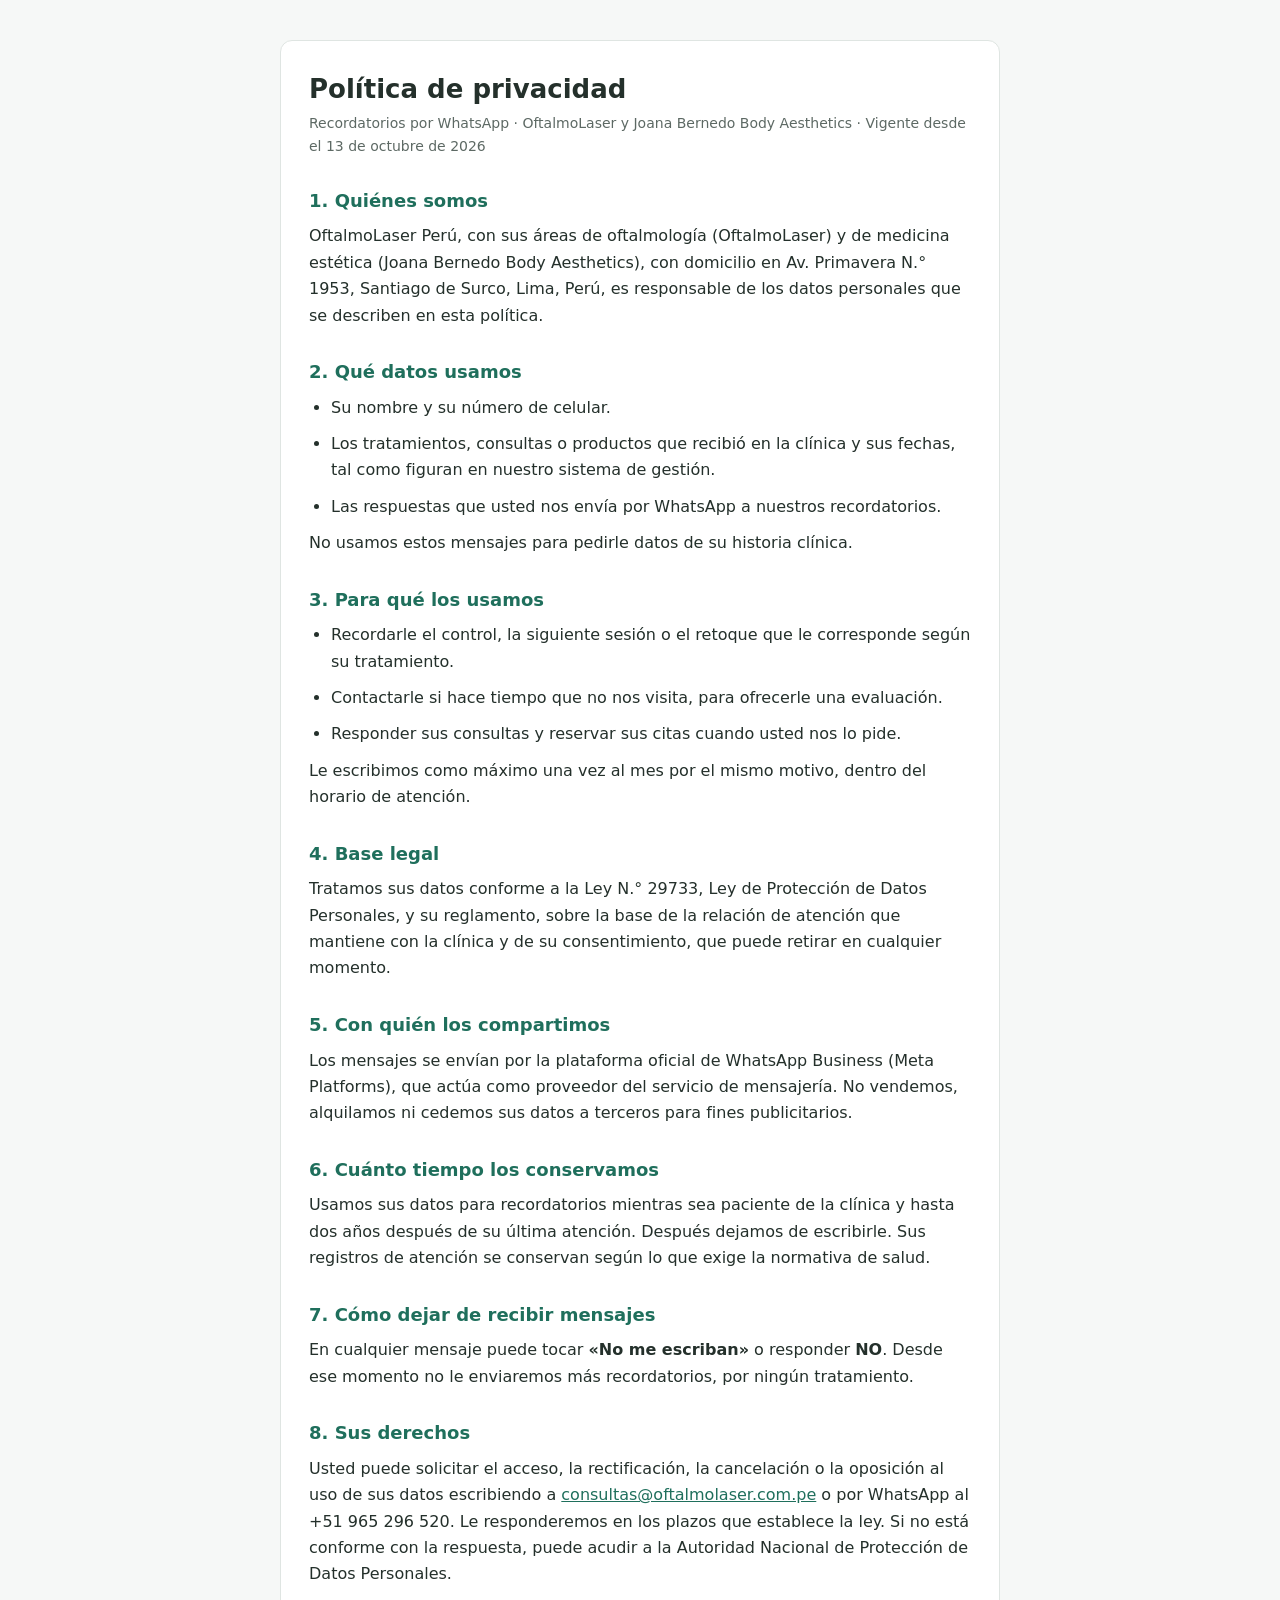
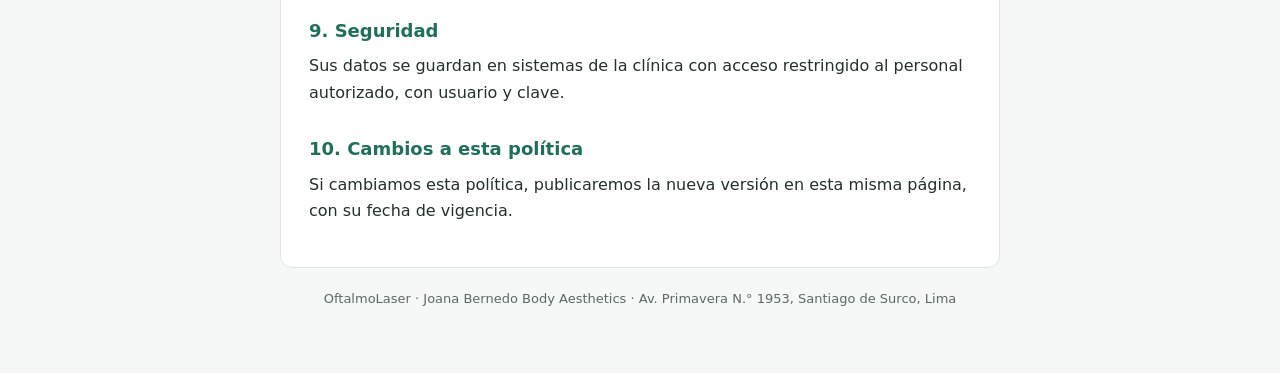
<file: privacidad.html>
<!DOCTYPE html>
<html lang="es">
<head>
    <meta charset="UTF-8">
    <meta name="viewport" content="width=device-width, initial-scale=1">
    <title>Política de privacidad · OftalmoLaser y Joana Bernedo Body Aesthetics</title>
    <meta name="description" content="Cómo usamos sus datos para enviarle recordatorios de sus tratamientos por WhatsApp.">
    <style>
        :root { --texto: #24302b; --suave: #5d6964; --linea: #dfe5e2; --acento: #1f6f5c; --fondo: #f6f8f7; }
        * { box-sizing: border-box; }
        body { margin: 0; background: var(--fondo); color: var(--texto); font: 16px/1.65 'Segoe UI', system-ui, -apple-system, sans-serif; }
        main { max-width: 760px; margin: 0 auto; padding: 40px 20px 64px; }
        .hoja { background: #fff; border: 1px solid var(--linea); border-radius: 12px; padding: 32px 28px; }
        h1 { margin: 0 0 6px; font-size: 26px; line-height: 1.25; }
        h2 { margin: 28px 0 8px; font-size: 18px; color: var(--acento); }
        p, li { margin: 0 0 10px; }
        ul { padding-left: 22px; margin: 0 0 10px; }
        .fecha { color: var(--suave); font-size: 14px; margin-bottom: 22px; }
        a { color: var(--acento); }
        footer { margin-top: 20px; color: var(--suave); font-size: 13px; text-align: center; }
        @media (max-width: 520px) { .hoja { padding: 24px 18px; } h1 { font-size: 22px; } }
    </style>
</head>
<body>
<main>
    <article class="hoja">
        <h1>Política de privacidad</h1>
        <p class="fecha">Recordatorios por WhatsApp · OftalmoLaser y Joana Bernedo Body Aesthetics · Vigente desde el 13 de octubre de 2026</p>

        <h2>1. Quiénes somos</h2>
        <p>OftalmoLaser Perú, con sus áreas de oftalmología (OftalmoLaser) y de medicina estética (Joana Bernedo Body Aesthetics),
            con domicilio en Av. Primavera N.° 1953, Santiago de Surco, Lima, Perú, es responsable de los datos personales que se
            describen en esta política.</p>

        <h2>2. Qué datos usamos</h2>
        <ul>
            <li>Su nombre y su número de celular.</li>
            <li>Los tratamientos, consultas o productos que recibió en la clínica y sus fechas, tal como figuran en nuestro sistema de gestión.</li>
            <li>Las respuestas que usted nos envía por WhatsApp a nuestros recordatorios.</li>
        </ul>
        <p>No usamos estos mensajes para pedirle datos de su historia clínica.</p>

        <h2>3. Para qué los usamos</h2>
        <ul>
            <li>Recordarle el control, la siguiente sesión o el retoque que le corresponde según su tratamiento.</li>
            <li>Contactarle si hace tiempo que no nos visita, para ofrecerle una evaluación.</li>
            <li>Responder sus consultas y reservar sus citas cuando usted nos lo pide.</li>
        </ul>
        <p>Le escribimos como máximo una vez al mes por el mismo motivo, dentro del horario de atención.</p>

        <h2>4. Base legal</h2>
        <p>Tratamos sus datos conforme a la Ley N.° 29733, Ley de Protección de Datos Personales, y su reglamento, sobre la base
            de la relación de atención que mantiene con la clínica y de su consentimiento, que puede retirar en cualquier momento.</p>

        <h2>5. Con quién los compartimos</h2>
        <p>Los mensajes se envían por la plataforma oficial de WhatsApp Business (Meta Platforms), que actúa como proveedor del
            servicio de mensajería. No vendemos, alquilamos ni cedemos sus datos a terceros para fines publicitarios.</p>

        <h2>6. Cuánto tiempo los conservamos</h2>
        <p>Usamos sus datos para recordatorios mientras sea paciente de la clínica y hasta dos años después de su última atención.
            Después dejamos de escribirle. Sus registros de atención se conservan según lo que exige la normativa de salud.</p>

        <h2>7. Cómo dejar de recibir mensajes</h2>
        <p>En cualquier mensaje puede tocar <strong>«No me escriban»</strong> o responder <strong>NO</strong>. Desde ese momento
            no le enviaremos más recordatorios, por ningún tratamiento.</p>

        <h2>8. Sus derechos</h2>
        <p>Usted puede solicitar el acceso, la rectificación, la cancelación o la oposición al uso de sus datos escribiendo a
            <a href="mailto:consultas@oftalmolaser.com.pe">consultas@oftalmolaser.com.pe</a> o por WhatsApp al +51 965 296 520.
            Le responderemos en los plazos que establece la ley. Si no está conforme con la respuesta, puede acudir a la
            Autoridad Nacional de Protección de Datos Personales.</p>

        <h2>9. Seguridad</h2>
        <p>Sus datos se guardan en sistemas de la clínica con acceso restringido al personal autorizado, con usuario y clave.</p>

        <h2>10. Cambios a esta política</h2>
        <p>Si cambiamos esta política, publicaremos la nueva versión en esta misma página, con su fecha de vigencia.</p>
    </article>
    <footer>OftalmoLaser · Joana Bernedo Body Aesthetics · Av. Primavera N.° 1953, Santiago de Surco, Lima</footer>
</main>
</body>
</html>
</file>
<file: estilos.css>
/* ============================================================
   Control de Productividad - Cosmiatras
   Hoja de estilos principal
   ============================================================ */

/* ---------- variables ---------- */
:root{
  --rosa:#b8577f; --rosa-claro:#fdf3f7; --borde:#e6dbe1;
  --verde:#1f9d7a; --verde-bg:#e7f6f1;
  --texto:#2e2a2c; --gris:#8a8288; --fondo:#faf7f8;
  --amarillo:#d9a02b; --amarillo-bg:#fdf6e6;
}

/* ---------- base ---------- */
*{box-sizing:border-box}
body{margin:0;font:16px/1.5 system-ui,"Segoe UI",sans-serif;background:var(--fondo);color:var(--texto)}
.wrap{max-width:1200px;margin:0 auto;padding:24px 24px 60px}

/* ---------- cabecera ---------- */
header{display:flex;align-items:center;gap:12px;margin-bottom:22px}
header h1{font-size:20px;margin:0;font-weight:600;color:var(--rosa)}
.volver{background:none;border:0;color:var(--gris);font-size:16px;cursor:pointer;padding:6px 0;font-family:inherit}
.volver:hover{color:var(--rosa)}
.spacer{flex:1}

/* ---------- tarjetas ---------- */
.card{background:#fff;border:1px solid var(--borde);border-radius:12px;padding:22px 24px;margin-bottom:16px}
/* puede llevar nombre + resumen + estado de envio, asi que se parte
   en dos lineas cuando no cabe en vez de apretarse */
.card-titulo{display:flex;flex-wrap:wrap;justify-content:space-between;
             align-items:baseline;gap:4px 12px;margin-bottom:10px}
.card-pendientes{border-color:#f3c9c9;background:#fffafa}
.card-pendientes .card-titulo b{color:#b4413f}

/* ---------- lista de cosmiatras (cuadricula de tarjetas) ---------- */
.grid-cosm{display:grid;grid-template-columns:repeat(auto-fill,minmax(200px,1fr));gap:14px}

.tile{position:relative;display:flex;flex-direction:column;align-items:center;justify-content:center;
      min-height:172px;background:#fff;border:1px solid var(--borde);border-radius:14px;
      padding:20px 16px;cursor:pointer;font-family:inherit;color:inherit;
      transition:border-color .15s,box-shadow .15s,transform .15s}
.tile:hover{border-color:var(--rosa);box-shadow:0 8px 20px rgba(184,87,127,.12);transform:translateY(-2px)}

.avatar{width:52px;height:52px;border-radius:50%;margin-bottom:12px;color:#fff;
        font-size:18px;font-weight:600;letter-spacing:.5px;
        display:flex;align-items:center;justify-content:center}
.cosm .nombre{font-size:16px;font-weight:600;margin-bottom:9px;line-height:1.25;
              text-align:center;overflow-wrap:anywhere}
.cosm .x{position:absolute;top:9px;right:11px;color:#d8d0d5;font-size:19px;line-height:1;
         padding:2px 5px;border-radius:6px;opacity:0;transition:opacity .15s,color .15s}
.tile:hover .x{opacity:1}
.cosm .x:hover{color:#d24b4b;background:#fff3f3}

.pill{font-size:12px;padding:3px 12px;border-radius:20px;white-space:nowrap}
.pill-libre{color:var(--gris);background:#f4f0f2}
.pill-curso{color:var(--verde);background:var(--verde-bg);font-weight:600}

.tile-agregar{border-style:dashed;border-color:#d9ccd3;background:transparent;
              color:var(--rosa);font-size:15px;font-weight:600;gap:6px}
.tile-agregar:hover{background:var(--rosa-claro)}
.tile-mas{font-size:30px;font-weight:400;line-height:1;color:var(--rosa);opacity:.7}

/* en pantallas tactiles la papelera va siempre visible */
@media(hover:none){
  .cosm .x{opacity:.55}
}

/* ---------- formularios ---------- */
label{display:block;font-size:13px;color:var(--gris);margin-bottom:5px}
input,select{width:100%;padding:12px 14px;border:1px solid var(--borde);border-radius:9px;
             font-size:16px;background:#fff;font-family:inherit;color:inherit}
input:focus,select:focus{outline:2px solid var(--rosa);outline-offset:-1px;border-color:transparent}
input:disabled{background:#f7f4f5;color:var(--texto);opacity:1}
/* en el reporte de una persona el selector queda fijo en ella */
select:disabled{background:#f7f4f5;color:var(--texto);opacity:1;
                border-style:dashed;cursor:not-allowed}

.fila-form{display:grid;grid-template-columns:1fr 1fr auto auto;gap:12px;align-items:end}

/* fila del nombre de la paciente */
.fila-paciente{display:grid;grid-template-columns:1fr auto;gap:12px;align-items:end;
               padding-bottom:16px;margin-bottom:16px;border-bottom:1px solid #f0eaed}

/* un renglon por procedimiento, cada uno con su propio cronometro */
.fila-proc{display:grid;grid-template-columns:1fr 230px auto 30px;gap:12px;align-items:end;margin-bottom:12px}
.fila-proc .estado{font-size:14px;color:var(--gris);padding-bottom:11px;white-space:nowrap}
.fila-proc .estado.curso{color:var(--verde);font-weight:600}
.fila-proc.en-marcha input:disabled{background:var(--verde-bg);border-color:#bfe4d8}

.quitar{background:none;border:0;color:#c9c1c6;font-size:22px;line-height:1;cursor:pointer;vertical-align:middle;
        padding:0 0 8px;font-family:inherit}
.quitar:hover{color:#d24b4b}
.quitar.invisible{visibility:hidden;pointer-events:none}
/* la X de un procedimiento en marcha: se ve, porque cancela de verdad */
.quitar.cancelar{color:#c4736f}
.quitar.cancelar:hover{color:#d24b4b}

/* ---------- ficha de una paciente en atencion ---------- */
.card-atencion .card-titulo{margin-bottom:16px;padding-bottom:12px;
                            border-bottom:1px solid #f0eaed}
.card-atencion .card-titulo b{font-size:18px;color:var(--rosa)}
#btnOtra{margin-bottom:16px}
.acciones-ficha{display:flex;gap:8px}

/* ficha plegada: una sola linea con el resumen */
.card-atencion.plegada{padding:14px 20px}
.card-atencion.plegada .card-titulo{margin-bottom:0;padding-bottom:0;border-bottom:0}
.card-titulo.plegable{cursor:pointer}
.card-titulo.plegable:hover b{text-decoration:underline}
.resumen-ficha{white-space:nowrap}

/* se muestran segun el tamano de pantalla */
.solo-movil{display:none}

/* ---------- sugerencias de procedimiento ---------- */
.campo-proc{position:relative}
.sugerencias{position:absolute;left:0;right:0;top:100%;z-index:30;
             background:#fff;border:1px solid var(--borde);border-radius:10px;
             box-shadow:0 12px 28px rgba(46,42,44,.16);margin-top:4px;
             max-height:264px;overflow-y:auto;-webkit-overflow-scrolling:touch}
.sugerencias div{display:flex;justify-content:space-between;align-items:baseline;
                 gap:12px;padding:13px 14px;cursor:pointer;font-size:15px;
                 border-top:1px solid #f5f0f2;line-height:1.3}
/* el DNI al lado del nombre: ayuda a distinguir dos pacientes que se
   llaman parecido, pero no entra en el campo */
.nota-sugerencia{color:var(--gris);font-size:13px;white-space:nowrap}
.sugerencias div:first-child{border-top:0}
.sugerencias div.sel{background:var(--rosa-claro);color:var(--rosa);font-weight:600}
@media(hover:hover){
  .sugerencias div:hover{background:var(--rosa-claro);color:var(--rosa)}
}

/* ---------- el + de apoyo y comentario ---------- */
.iconos-fila{display:flex;align-items:center;gap:4px}

.mas-extra{width:30px;height:30px;flex:0 0 auto;border-radius:8px;cursor:pointer;
           border:1px solid var(--amarillo);background:var(--amarillo-bg);
           color:var(--amarillo);font-size:19px;line-height:1;font-family:inherit;
           font-weight:600;padding:0}
.mas-extra:hover{background:var(--amarillo);color:#fff}
/* relleno cuando ya tiene algo escrito, para verlo de un vistazo */
.mas-extra.con-datos{background:var(--amarillo);color:#fff}

.extra-fila{grid-column:1 / -1;display:grid;grid-template-columns:1fr 130px;
            gap:10px;margin-top:10px;padding:12px 14px;
            background:var(--amarillo-bg);border:1px solid #f0e2c4;border-radius:10px}
.extra-fila .ancho-total{grid-column:1 / -1}
/* en la tabla de Hoy el panel es una fila mas de la tarjeta */
#tbHoy .extra-fila{margin-top:0}
.extra-fila label{margin-bottom:4px}

/* ---------- botones ---------- */
.btn{border:0;border-radius:9px;padding:13px 22px;font-size:16px;font-weight:600;cursor:pointer;font-family:inherit}
.btn-rosa{background:var(--rosa);color:#fff}
.btn-verde{background:var(--verde);color:#fff}
.btn-linea{background:#fff;color:var(--rosa);border:1px solid var(--rosa)}
.btn-listo{background:#f2eef0;color:var(--gris);cursor:default}
.btn:active{transform:translateY(1px)}
.btn:disabled{transform:none}
.btn-sm{padding:8px 16px;font-size:14px}

/* ---------- tablas ---------- */
table{width:100%;border-collapse:collapse;font-size:15px}
th{text-align:left;font-size:12px;color:var(--gris);font-weight:600;text-transform:uppercase;letter-spacing:.4px;padding:0 10px 8px}
td{padding:12px 10px;border-top:1px solid #f0eaed}
td.acciones{text-align:right;white-space:nowrap}
td.col-paciente{font-weight:600}
tr.activa td{background:var(--verde-bg)}
.vacio{text-align:center;color:var(--gris);padding:30px 0}
.duracion{color:var(--gris);font-size:14px}

/* ---------- reporte ---------- */
.fecha{font-size:14px;color:var(--gris)}
.totales{display:flex;gap:30px;margin-bottom:18px}
.totales b{color:var(--rosa);font-size:24px;display:block;font-weight:600;line-height:1.2}
.totales span{font-size:12px;color:var(--gris)}

/* ---------- avisos y utilidades ---------- */
.aviso{background:#fff3f3;border:1px solid #f3c9c9;color:#b4413f;padding:12px 14px;
       border-radius:9px;margin-bottom:14px;font-size:15px}
.oculto{display:none}

/* ============================================================
   RESPONSIVE
   ============================================================ */

/* ---------- tablet ---------- */
@media(max-width:820px){
  .fila-proc{grid-template-columns:1fr auto 30px}
  .fila-proc .estado{grid-row:2;grid-column:1 / -1;padding:0}
}

/* ---------- telefono ---------- */
@media(max-width:640px){

  .wrap{padding:14px 12px 40px}
  .card{padding:16px 14px;margin-bottom:12px}

  /* cabecera compacta */
  header{gap:10px;margin-bottom:14px}
  header h1{font-size:17px}
  .volver{font-size:15px}

  /* dos tarjetas por fila en el telefono */
  .grid-cosm{grid-template-columns:1fr 1fr;gap:10px}
  .tile{min-height:150px;padding:16px 12px;border-radius:12px}
  .avatar{width:46px;height:46px;font-size:16px;margin-bottom:10px}
  .cosm .nombre{font-size:15px}
  .cosm .x{font-size:22px;top:4px;right:6px}

  /* formularios: todo en una columna */
  .fila-form,
  .fila-paciente{grid-template-columns:1fr}
  .fila-paciente .btn{width:100%}

  /* cada procedimiento: campo arriba, estado y boton abajo */
  .fila-proc{grid-template-columns:auto 1fr auto;gap:8px 10px;
             margin-bottom:14px;padding-bottom:14px;border-bottom:1px solid #f5f0f2}
  .fila-proc .btn{width:100%}
  .fila-proc:last-child{border-bottom:0;padding-bottom:0}
  .fila-proc > div:first-child{grid-column:1 / -1}
  .fila-proc .estado{grid-row:auto;grid-column:auto;align-self:center;
                     padding:0;white-space:normal;line-height:1.3}
  .quitar{padding:0 2px}

  /* botones mas grandes para tocar */
  .btn{padding:14px 20px}
  .btn-sm{padding:11px 18px;font-size:15px}

  /* ---- tablas convertidas en tarjetas ---- */
  table, tbody, tr, td{display:block;width:100%}
  thead{display:none}

  tr{background:#fff;border:1px solid var(--borde);border-radius:10px;
     padding:10px 14px;margin-bottom:10px}
  tr.activa{background:var(--verde-bg);border-color:#bfe4d8}
  tr.activa td{background:none}

  td{border:0;padding:5px 0;display:flex;justify-content:space-between;
     align-items:baseline;gap:14px;text-align:right;overflow-wrap:anywhere}
  td::before{content:attr(data-tit);color:var(--gris);font-size:11px;font-weight:600;
             text-transform:uppercase;letter-spacing:.4px;text-align:left;flex:0 0 auto}
  td:not([data-tit]){padding:0}
  td:not([data-tit])::before{content:none}

  td.col-paciente{font-size:17px;padding-bottom:8px}
  .duracion{font-size:15px}

  /* celda de accion: el boton ocupa el ancho; si ya termino,
     se muestra como una linea mas de la tarjeta */
  td.acciones{justify-content:center;gap:10px;padding-top:10px}
  td.acciones .btn{flex:1}
  td.acciones .quitar{padding:0;font-size:26px}
  td.acciones[data-tit]{justify-content:space-between;padding:5px 0}

  /* totales del reporte en fila, sin desbordar */
  .totales{gap:0;justify-content:space-between}

  /* el panel de apoyo, en una columna */
  .extra-fila{grid-template-columns:1fr;gap:8px;padding:10px 12px}

  /* sugerencias mas altas, para tocarlas con el dedo */
  .sugerencias div{padding:15px 14px;font-size:16px}
  .sugerencias{max-height:46vh}

  /* en el telefono, atender a otra ocupa todo el ancho */
  #btnOtra{width:100%}

  /* el nombre de la paciente y "Cerrar ficha" comparten renglon:
     la regla general manda el titulo a su propia linea, y aqui
     desperdiciaria mucho alto */
  .card-atencion .card-titulo{flex-wrap:nowrap;gap:10px}
  .card-atencion .card-titulo b{flex:1 1 auto;font-size:17px;min-width:0}
  .card-atencion .card-titulo .btn{flex:0 0 auto;white-space:nowrap}

  /* van con #tbHoy delante a proposito: la regla general de mas abajo
     es mas fuerte y si no, gana ella y se ven las dos versiones */
  #tbHoy td.solo-escritorio{display:none}
  #tbHoy td.solo-movil{display:block}
  .solo-escritorio{display:none}
  .solo-movil{display:block}
  .card-atencion.plegada{padding:12px 14px}

  /* La tabla de Hoy, compacta: nombre, procedimiento y horario en
     tres lineas cortas a la izquierda, y el boton a la derecha.
     Sin etiquetas, que ocupaban mas que el propio dato. */
  #tbHoy tr{display:grid;grid-template-columns:1fr auto;align-items:center;
            gap:1px 10px;padding:10px 12px}
  #tbHoy td{display:block;padding:0;border:0;text-align:left}
  #tbHoy td::before{content:none}
  #tbHoy td.col-paciente{grid-column:1;font-size:16px;padding:0}
  #tbHoy td[data-tit="Procedimiento"]{grid-column:1;font-size:14px}
  #tbHoy td.horario{grid-column:1;font-size:13px;color:var(--gris)}
  #tbHoy td.acciones{grid-column:2;grid-row:1 / -1;justify-content:flex-end;
                     padding:0;gap:6px}
  #tbHoy td.acciones .btn{flex:0 0 auto}
  #tbHoy td.acciones .duracion{display:none}   /* ya va en el horario */

  /* los dos botones del reporte, uno debajo del otro y a lo ancho */
  .fila-form .btn{width:100%}

  /* el nombre de la persona en su renglon y el resumen debajo */
  .card-titulo{gap:2px 10px}
  .card-titulo b{flex:1 0 100%}
  .card-titulo .fecha{font-size:13px}

  /* titulos largos como "Reporte de Dra. Estefany" caben en dos lineas */
  header h1{line-height:1.25;min-width:0}

  /* en las tarjetas por persona, el procedimiento es lo que mas se lee */
  #repPorPersona td[data-tit="Procedimiento"]{font-weight:600}
}

/* ---------- el mensaje de despues ---------- */
/* Mismo boton amarillo, pero con lapiz: aparece cuando el
   procedimiento ya termino, para anotar por que no se hizo o
   cualquier cosa que haya que decir. */
.mas-extra.mensaje{font-size:15px}

/* el mensaje ya escrito, debajo del procedimiento en la tabla de Hoy */
.nota-fila{margin-top:4px;font-size:13px;line-height:1.35;color:#8a6d1f;
           background:var(--amarillo-bg);border-left:3px solid var(--amarillo);
           border-radius:0 6px 6px 0;padding:5px 9px}

/* el boton de guardar del panel amarillo: en el telefono es lo unico
   visible que confirma que el mensaje quedo escrito */
.pie-extra{display:flex;justify-content:flex-end}
.pie-extra .btn{padding:10px 26px}

@media(max-width:640px){
  /* en el movil la celda es una linea con la etiqueta a un lado y el
     valor al otro. El mensaje no cabe ahi: baja a su propia linea,
     que si no aplasta el nombre del procedimiento contra el borde. */
  td.con-nota{flex-wrap:wrap}
  td.con-nota .nota-fila{flex:0 0 100%;margin-top:6px}
}

/* la marca de version: discreta, abajo del todo. No estorba y sirve
   para saber si un telefono se quedo con una copia vieja. */
.marca-version{text-align:center;color:#b9aeb4;font-size:11px;
               padding:18px 0 26px;letter-spacing:.3px}
</file>
